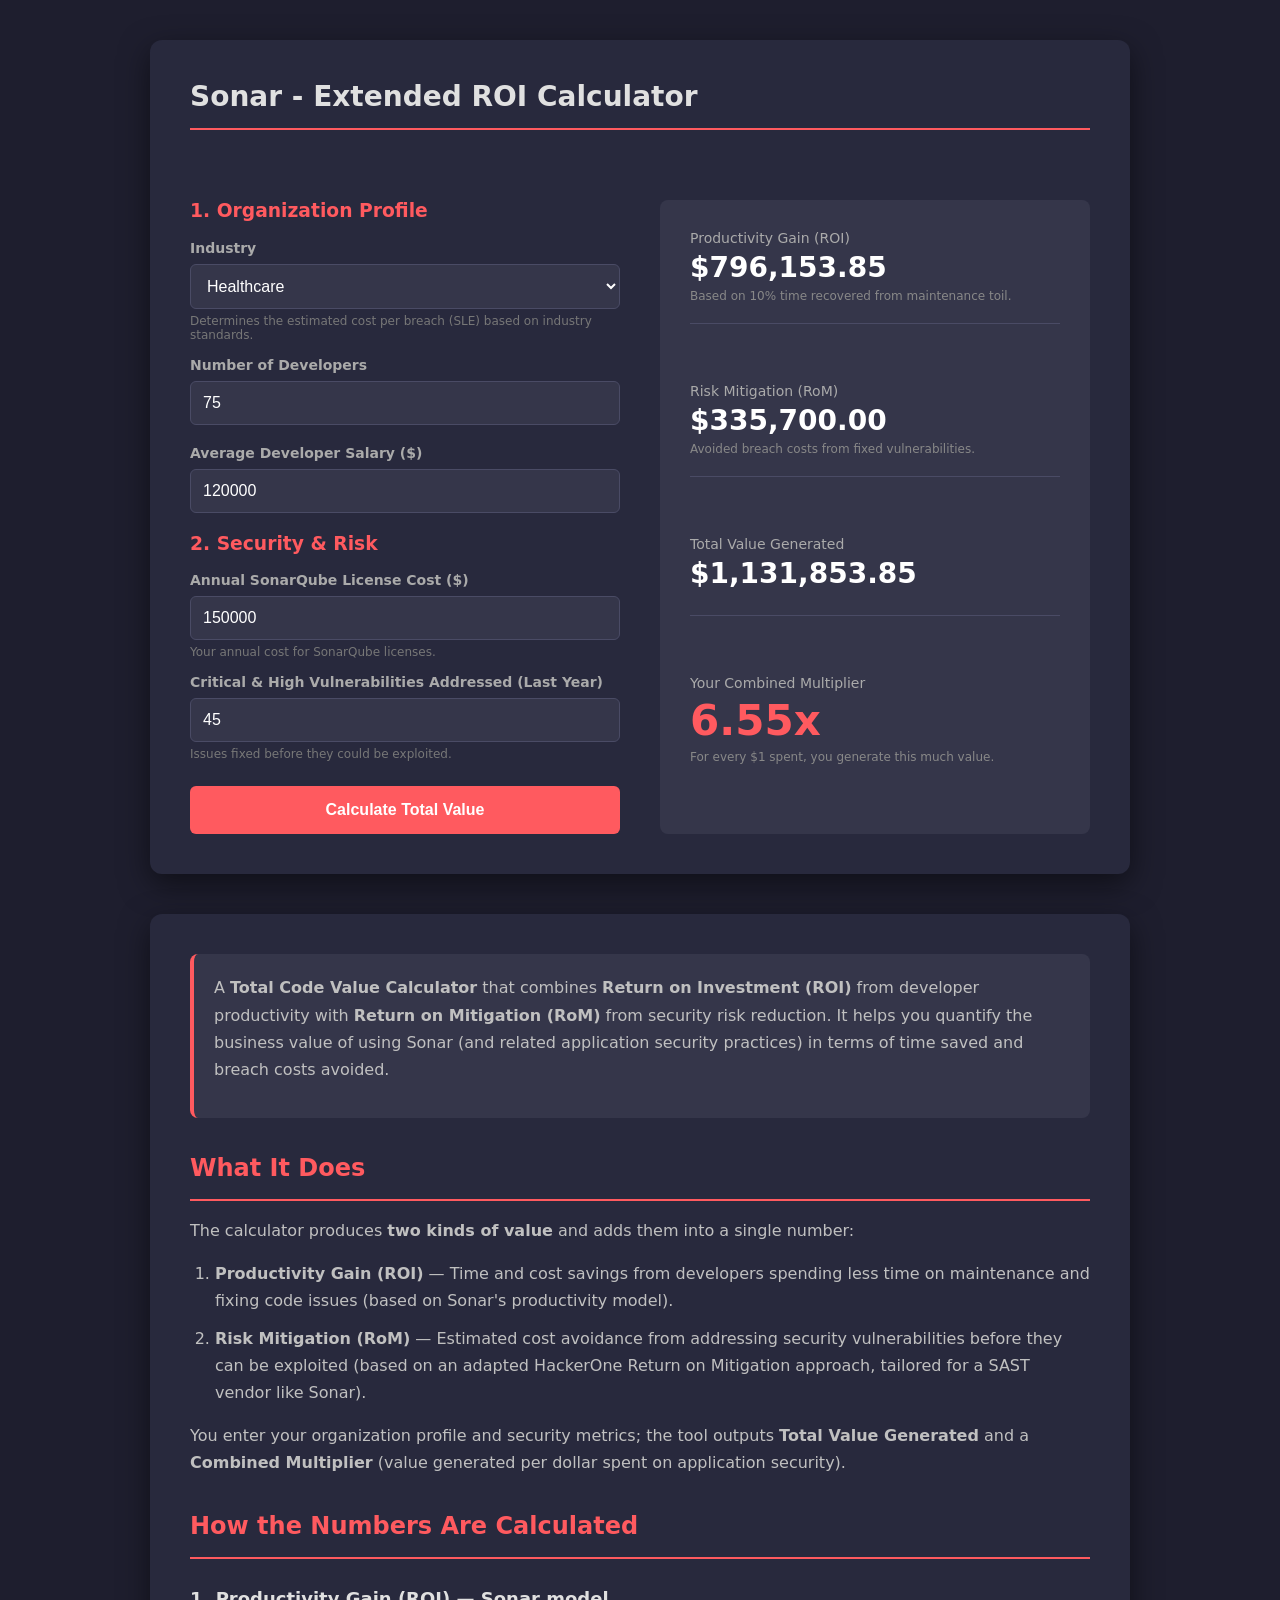
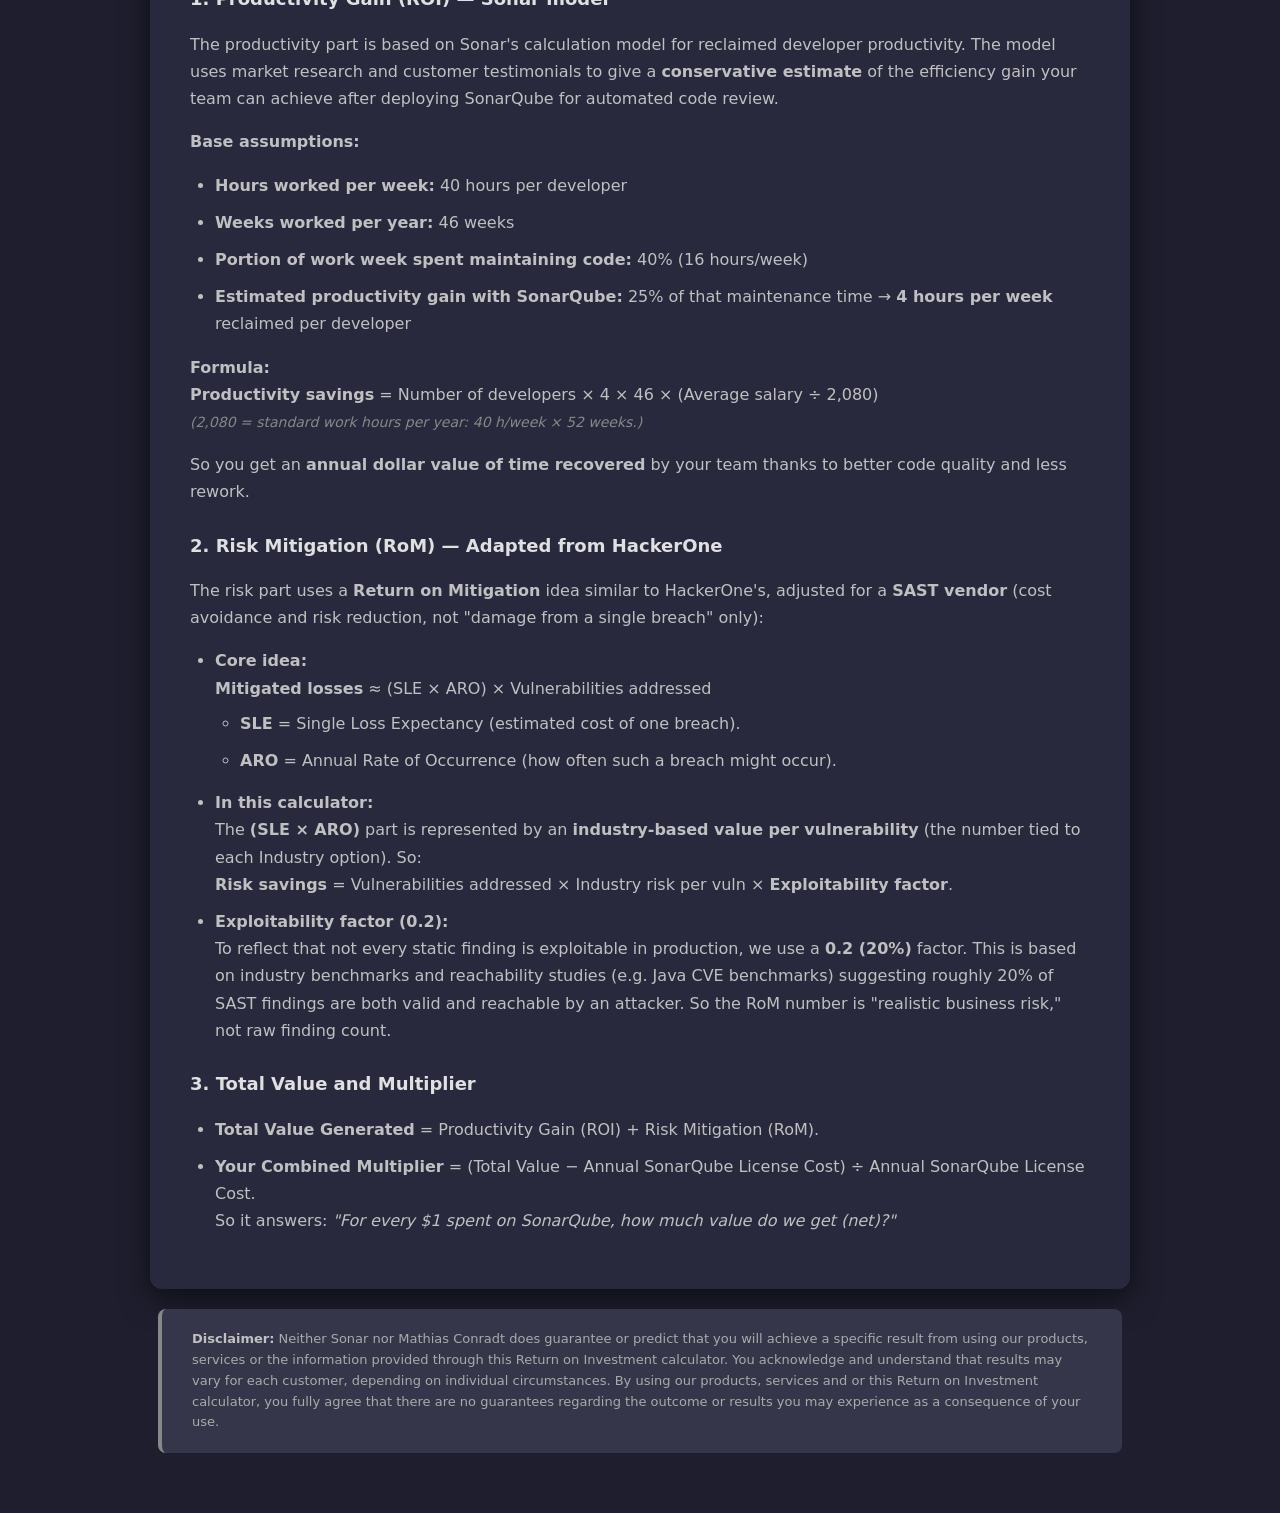
<file: index.html>
<!DOCTYPE html>
<html lang="en">
<head>
    <meta charset="UTF-8">
    <meta name="viewport" content="width=device-width, initial-scale=1.0">
    <title>Sonar - Extended ROI Calculator</title>
    <link rel="stylesheet" href="calculator.css">
</head>
<body>

<div class="container">
    <h1>Sonar - Extended ROI Calculator</h1>

    <div class="input-section">
        <h3>1. Organization Profile</h3>
        
        <label for="industry">Industry</label>
        <select id="industry">
            <option value="37300">Healthcare</option>
            <option value="27700">Financial</option>
            <option value="43800">Industrial</option>
            <option value="77600">Technology</option>
        </select>
        <span class="tooltip">Determines the estimated cost per breach (SLE) based on industry standards.</span>

        <label for="numDevs">Number of Developers</label>
        <input type="number" id="numDevs" value="75" min="1">

        <label for="avgSalary">Average Developer Salary ($)</label>
        <input type="number" id="avgSalary" value="120000" step="1000">

        <h3>2. Security & Risk</h3>

        <label for="securitySpend">Annual SonarQube License Cost ($)</label>
        <input type="number" id="securitySpend" value="150000">
        <span class="tooltip">Your annual cost for SonarQube licenses.</span>

        <label for="vulnsFixed">Critical & High Vulnerabilities Addressed (Last Year)</label>
        <input type="number" id="vulnsFixed" value="45">
        <span class="tooltip">Issues fixed before they could be exploited.</span>

        <button class="btn" onclick="calculateValue()">Calculate Total Value</button>
    </div>

    <div class="results-panel">
        
        <div class="metric-group">
            <div class="metric-label">Productivity Gain (ROI)</div>
            <div class="metric-value" id="resProductivity">$0</div>
            <div class="metric-sub">Based on 10% time recovered from maintenance toil.</div>
        </div>

        <div class="metric-group">
            <div class="metric-label">Risk Mitigation (RoM)</div>
            <div class="metric-value" id="resRisk">$0</div>
            <div class="metric-sub">Avoided breach costs from fixed vulnerabilities.</div>
        </div>

        <div class="metric-group">
            <div class="metric-label">Total Value Generated</div>
            <div class="metric-value" id="resTotal">$0</div>
        </div>

        <div class="metric-group">
            <div class="metric-label">Your Combined Multiplier</div>
            <div class="metric-value total-rom" id="resMultiplier">0.0x</div>
            <div class="metric-sub">For every $1 spent, you generate this much value.</div>
        </div>

    </div>
</div>

<div class="info-section">
    <div class="info-content">
        <div class="info-intro">
            <p>A <strong>Total Code Value Calculator</strong> that combines <strong>Return on Investment (ROI)</strong> from developer productivity with <strong>Return on Mitigation (RoM)</strong> from security risk reduction. It helps you quantify the business value of using Sonar (and related application security practices) in terms of time saved and breach costs avoided.</p>
        </div>

        <h2>What It Does</h2>
        <p>The calculator produces <strong>two kinds of value</strong> and adds them into a single number:</p>
        <ol>
            <li><strong>Productivity Gain (ROI)</strong> — Time and cost savings from developers spending less time on maintenance and fixing code issues (based on Sonar's productivity model).</li>
            <li><strong>Risk Mitigation (RoM)</strong> — Estimated cost avoidance from addressing security vulnerabilities before they can be exploited (based on an adapted HackerOne Return on Mitigation approach, tailored for a SAST vendor like Sonar).</li>
        </ol>
        <p>You enter your organization profile and security metrics; the tool outputs <strong>Total Value Generated</strong> and a <strong>Combined Multiplier</strong> (value generated per dollar spent on application security).</p>

        <h2>How the Numbers Are Calculated</h2>

        <h3>1. Productivity Gain (ROI) — Sonar model</h3>
        <p>The productivity part is based on Sonar's calculation model for reclaimed developer productivity. The model uses market research and customer testimonials to give a <strong>conservative estimate</strong> of the efficiency gain your team can achieve after deploying SonarQube for automated code review.</p>

        <p><strong>Base assumptions:</strong></p>
        <ul>
            <li><strong>Hours worked per week:</strong> 40 hours per developer</li>
            <li><strong>Weeks worked per year:</strong> 46 weeks</li>
            <li><strong>Portion of work week spent maintaining code:</strong> 40% (16 hours/week)</li>
            <li><strong>Estimated productivity gain with SonarQube:</strong> 25% of that maintenance time → <strong>4 hours per week</strong> reclaimed per developer</li>
        </ul>

        <p><strong>Formula:</strong><br>
        <strong>Productivity savings</strong> = Number of developers × 4 × 46 × (Average salary ÷ 2,080)<br>
        <span class="formula-note">(2,080 = standard work hours per year: 40 h/week × 52 weeks.)</span></p>

        <p>So you get an <strong>annual dollar value of time recovered</strong> by your team thanks to better code quality and less rework.</p>

        <h3>2. Risk Mitigation (RoM) — Adapted from HackerOne</h3>
        <p>The risk part uses a <strong>Return on Mitigation</strong> idea similar to HackerOne's, adjusted for a <strong>SAST vendor</strong> (cost avoidance and risk reduction, not "damage from a single breach" only):</p>

        <ul>
            <li><strong>Core idea:</strong><br>
            <strong>Mitigated losses</strong> ≈ (SLE × ARO) × Vulnerabilities addressed
                <ul>
                    <li><strong>SLE</strong> = Single Loss Expectancy (estimated cost of one breach).</li>
                    <li><strong>ARO</strong> = Annual Rate of Occurrence (how often such a breach might occur).</li>
                </ul>
            </li>
            <li><strong>In this calculator:</strong><br>
            The <strong>(SLE × ARO)</strong> part is represented by an <strong>industry-based value per vulnerability</strong> (the number tied to each Industry option). So:<br>
            <strong>Risk savings</strong> = Vulnerabilities addressed × Industry risk per vuln × <strong>Exploitability factor</strong>.
            </li>
            <li><strong>Exploitability factor (0.2):</strong><br>
            To reflect that not every static finding is exploitable in production, we use a <strong>0.2 (20%)</strong> factor. This is based on industry benchmarks and reachability studies (e.g. Java CVE benchmarks) suggesting roughly 20% of SAST findings are both valid and reachable by an attacker. So the RoM number is "realistic business risk," not raw finding count.
            </li>
        </ul>

        <h3>3. Total Value and Multiplier</h3>
        <ul>
            <li><strong>Total Value Generated</strong> = Productivity Gain (ROI) + Risk Mitigation (RoM).</li>
            <li><strong>Your Combined Multiplier</strong> = (Total Value − Annual SonarQube License Cost) ÷ Annual SonarQube License Cost.<br>
            So it answers: <em>"For every $1 spent on SonarQube, how much value do we get (net)?"</em></li>
        </ul>
    </div>
</div>

<div class="disclaimer">
    <p><strong>Disclaimer:</strong> Neither Sonar nor Mathias Conradt does guarantee or predict that you will achieve a specific result from using our products, services or the information provided through this Return on Investment calculator. You acknowledge and understand that results may vary for each customer, depending on individual circumstances. By using our products, services and or this Return on Investment calculator, you fully agree that there are no guarantees regarding the outcome or results you may experience as a consequence of your use.</p>
</div>

<script src="calculator.js"></script>

</body>
</html>
</file>
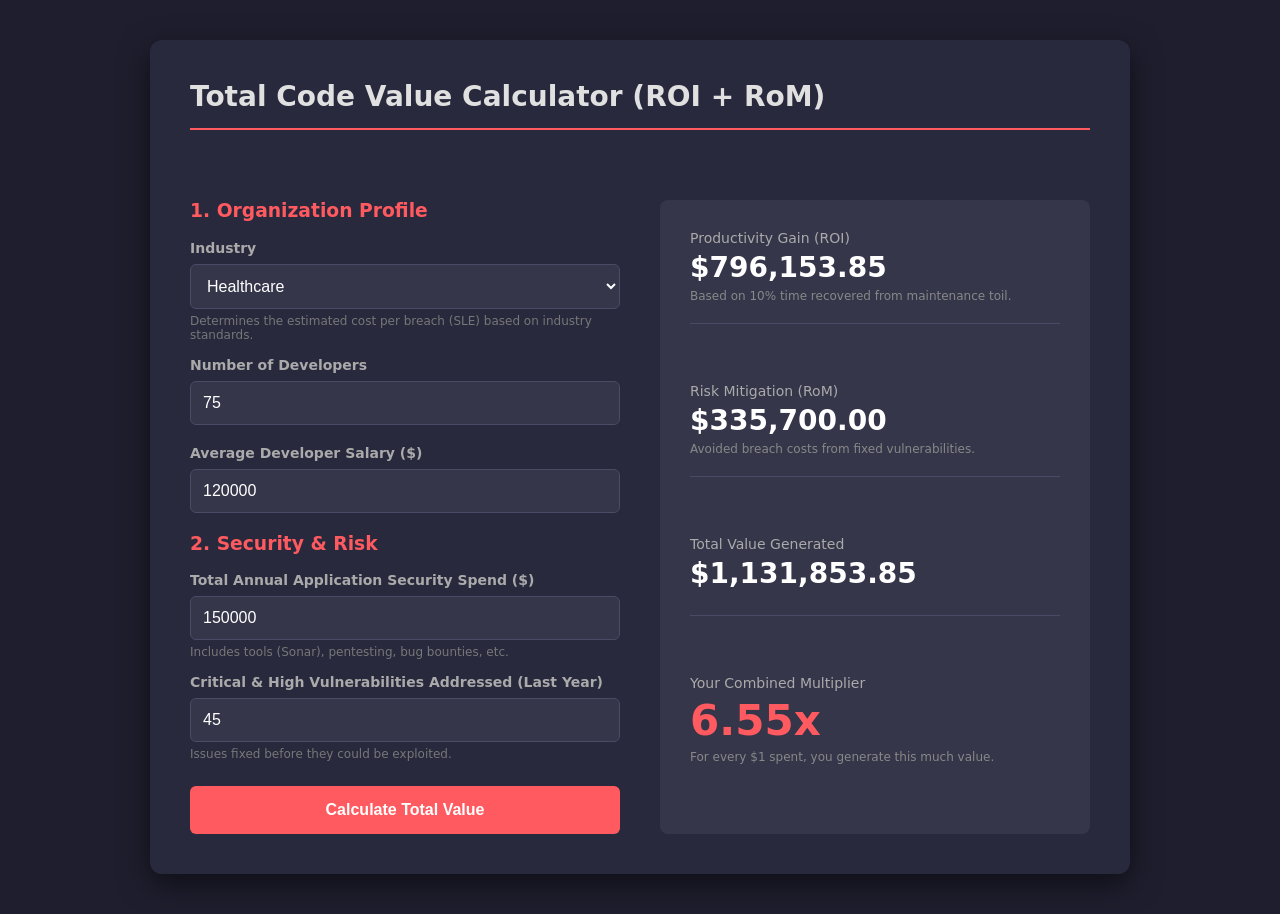
<file: calculator.html>
<!DOCTYPE html>
<html lang="en">
<head>
    <meta charset="UTF-8">
    <meta name="viewport" content="width=device-width, initial-scale=1.0">
    <title>ROMI - Sonar Unified Value Calculator (ROI + ROM)</title>
    <link rel="stylesheet" href="calculator.css">
</head>
<body>

<div class="container">
    <h1>Total Code Value Calculator (ROI + RoM)</h1>

    <div class="input-section">
        <h3>1. Organization Profile</h3>
        
        <label for="industry">Industry</label>
        <select id="industry">
            <option value="37300">Healthcare</option>
            <option value="27700">Financial</option>
            <option value="43800">Industrial</option>
            <option value="77600">Technology</option>
        </select>
        <span class="tooltip">Determines the estimated cost per breach (SLE) based on industry standards.</span>

        <label for="numDevs">Number of Developers</label>
        <input type="number" id="numDevs" value="75" min="1">

        <label for="avgSalary">Average Developer Salary ($)</label>
        <input type="number" id="avgSalary" value="120000" step="1000">

        <h3>2. Security & Risk</h3>

        <label for="securitySpend">Total Annual Application Security Spend ($)</label>
        <input type="number" id="securitySpend" value="150000">
        <span class="tooltip">Includes tools (Sonar), pentesting, bug bounties, etc.</span>

        <label for="vulnsFixed">Critical & High Vulnerabilities Addressed (Last Year)</label>
        <input type="number" id="vulnsFixed" value="45">
        <span class="tooltip">Issues fixed before they could be exploited.</span>

        <button class="btn" onclick="calculateValue()">Calculate Total Value</button>
    </div>

    <div class="results-panel">
        
        <div class="metric-group">
            <div class="metric-label">Productivity Gain (ROI)</div>
            <div class="metric-value" id="resProductivity">$0</div>
            <div class="metric-sub">Based on 10% time recovered from maintenance toil.</div>
        </div>

        <div class="metric-group">
            <div class="metric-label">Risk Mitigation (RoM)</div>
            <div class="metric-value" id="resRisk">$0</div>
            <div class="metric-sub">Avoided breach costs from fixed vulnerabilities.</div>
        </div>

        <div class="metric-group">
            <div class="metric-label">Total Value Generated</div>
            <div class="metric-value" id="resTotal">$0</div>
        </div>

        <div class="metric-group">
            <div class="metric-label">Your Combined Multiplier</div>
            <div class="metric-value total-rom" id="resMultiplier">0.0x</div>
            <div class="metric-sub">For every $1 spent, you generate this much value.</div>
        </div>

    </div>
</div>

<script src="calculator.js"></script>

</body>
</html>
</file>
<file: calculator.css>
:root {
    --primary: #C63D2F; /* Sonar/HackerOne Red-ish tones */
    --dark: #1E1E2E;    /* Dark background like screenshots */
    --card: #28293D;    /* Card background */
    --text: #E0E0E0;
    --accent: #FF5A5F;
}

body {
    font-family: 'Segoe UI', system-ui, sans-serif;
    background-color: var(--dark);
    color: var(--text);
    display: flex;
    justify-content: center;
    padding: 40px;
    margin: 0;
}

.container {
    background-color: var(--card);
    padding: 40px;
    border-radius: 12px;
    box-shadow: 0 10px 30px rgba(0,0,0,0.5);
    max-width: 900px;
    width: 100%;
    display: grid;
    grid-template-columns: 1fr 1fr;
    gap: 40px;
}

h1 {
    grid-column: 1 / -1;
    margin-top: 0;
    font-size: 28px;
    border-bottom: 2px solid var(--accent);
    padding-bottom: 15px;
    margin-bottom: 30px;
}

h3 { color: var(--accent); margin-top: 0; }

label {
    display: block;
    margin-bottom: 8px;
    font-weight: 600;
    font-size: 14px;
    color: #AAA;
}

input, select {
    width: 100%;
    padding: 12px;
    margin-bottom: 20px;
    background-color: #35364A;
    border: 1px solid #4A4B65;
    border-radius: 6px;
    color: white;
    font-size: 16px;
    box-sizing: border-box; /* Fix padding issues */
}

input:focus, select:focus {
    outline: none;
    border-color: var(--accent);
}

.results-panel {
    background-color: #35364A;
    padding: 30px;
    border-radius: 8px;
    display: flex;
    flex-direction: column;
    justify-content: space-between;
}

.metric-group {
    margin-bottom: 20px;
    padding-bottom: 20px;
    border-bottom: 1px solid #4A4B65;
}

.metric-group:last-child { border-bottom: none; }

.metric-label { font-size: 14px; color: #AAA; }
.metric-value { font-size: 28px; font-weight: bold; color: white; margin: 5px 0; }
.metric-sub { font-size: 12px; color: #888; }

.total-rom {
    color: var(--accent);
    font-size: 42px;
}

.btn {
    background-color: var(--accent);
    color: white;
    border: none;
    padding: 15px;
    width: 100%;
    border-radius: 6px;
    font-size: 16px;
    font-weight: bold;
    cursor: pointer;
    transition: background 0.2s;
    margin-top: 10px;
}

.btn:hover { background-color: #D44D50; }

/* Tooltip help */
.tooltip {
    font-size: 12px;
    color: #777;
    margin-top: -15px;
    margin-bottom: 15px;
    display: block;
}

/* Information section below calculator */
.info-section {
    background-color: var(--card);
    padding: 40px;
    border-radius: 12px;
    box-shadow: 0 10px 30px rgba(0,0,0,0.5);
    max-width: 900px;
    width: 100%;
    margin-top: 40px;
}

.info-content {
    line-height: 1.7;
}

.info-intro {
    background-color: #35364A;
    padding: 20px;
    border-radius: 8px;
    margin-bottom: 30px;
    border-left: 4px solid var(--accent);
}

.info-intro p {
    margin: 0;
    font-size: 16px;
}

.info-section h2 {
    color: var(--accent);
    font-size: 24px;
    margin-top: 30px;
    margin-bottom: 15px;
    border-bottom: 2px solid var(--accent);
    padding-bottom: 10px;
}

.info-section h3 {
    color: #E0E0E0;
    font-size: 18px;
    margin-top: 25px;
    margin-bottom: 12px;
}

.info-section p {
    margin-bottom: 15px;
    color: #C0C0C0;
}

.info-section ul {
    margin-bottom: 15px;
    padding-left: 25px;
    color: #C0C0C0;
}

.info-section ol {
    margin-bottom: 15px;
    padding-left: 25px;
    color: #C0C0C0;
}

.info-section li {
    margin-bottom: 10px;
}

.info-section li ul {
    margin-top: 8px;
}

.formula-note {
    font-size: 14px;
    color: #888;
    font-style: italic;
}

body {
    flex-direction: column;
    align-items: center;
}

/* Disclaimer section */
.disclaimer {
    background-color: #35364A;
    padding: 20px 30px;
    border-radius: 8px;
    max-width: 900px;
    width: 100%;
    margin-top: 20px;
    margin-bottom: 20px;
    border-left: 4px solid #888;
}

.disclaimer p {
    margin: 0;
    font-size: 13px;
    color: #AAA;
    line-height: 1.6;
}

.disclaimer strong {
    color: #C0C0C0;
}
</file>
